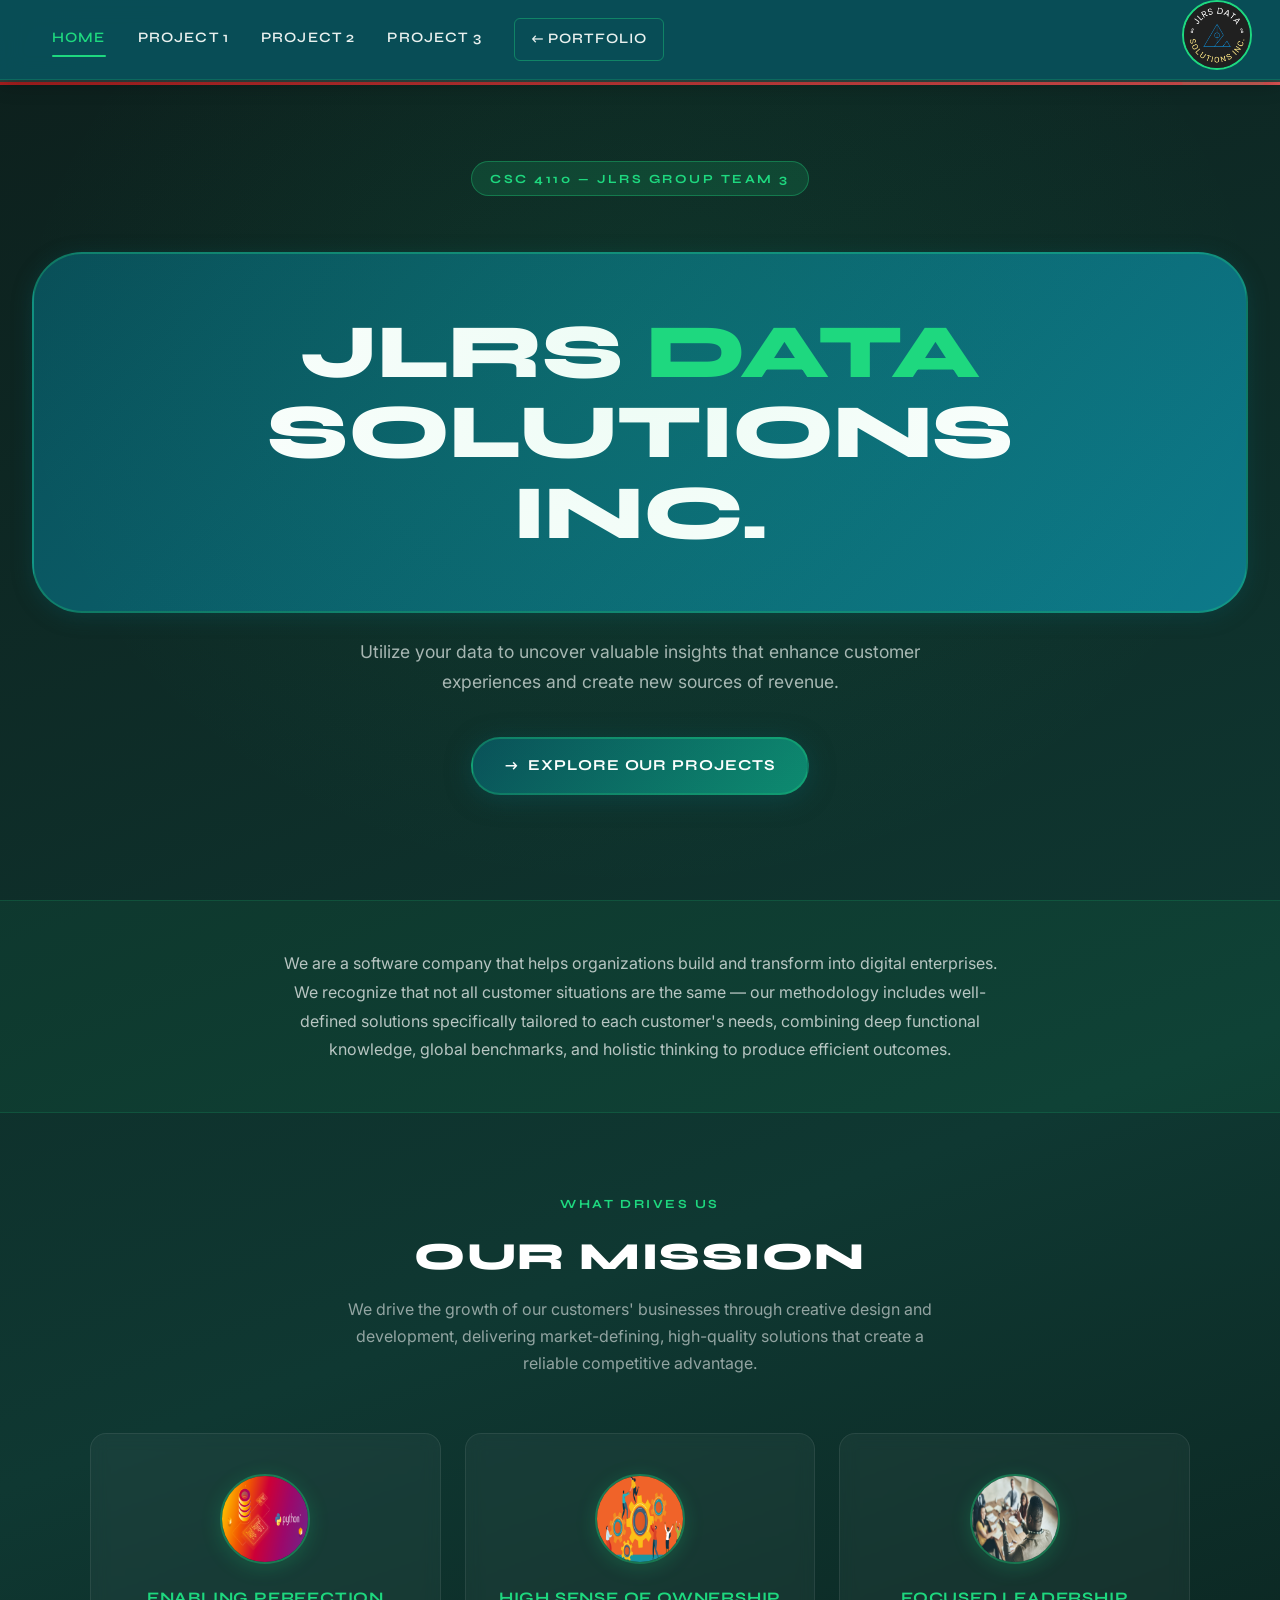
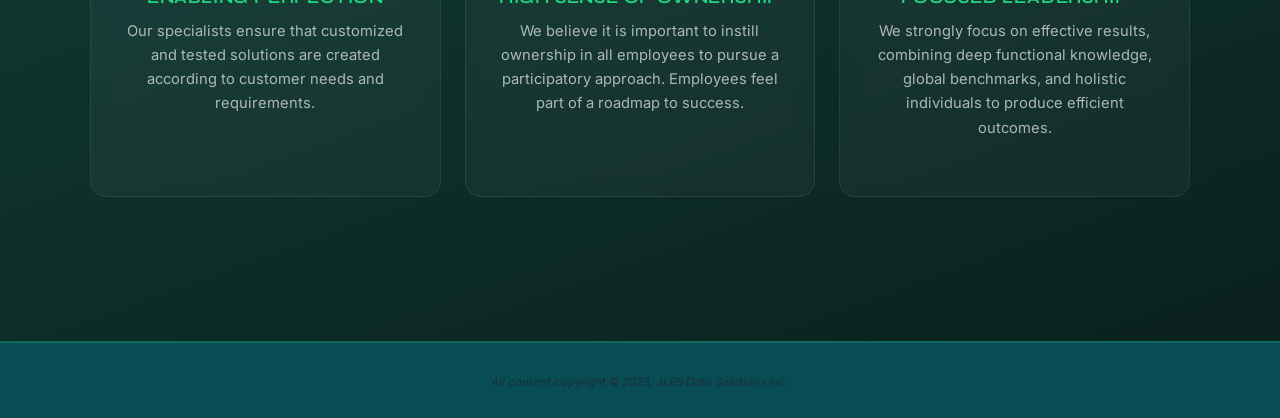
<file: index.html>
<!doctype html>
<html lang="en">
<head>
  <title>JLRS Data Solutions Inc.</title>
  <meta charset="utf-8">
  <meta name="viewport" content="width=device-width, initial-scale=1, shrink-to-fit=no">
  <meta name="description" content="JLRS Data Solutions Inc. - Innovative software solutions for digital enterprises.">
  <!-- Bootstrap CSS -->
  <link href="https://cdn.jsdelivr.net/npm/bootstrap@5.1.1/dist/css/bootstrap.min.css" rel="stylesheet"
    integrity="sha384-F3w7mX95PdgyTmZZMECAngseQB83DfGTowi0iMjiWaeVhAn4FJkqJByhZMI3AhiU" crossorigin="anonymous">
  <link rel="stylesheet" href="mystyleSheet.css">
  <style>
    /* Home-page specific overrides */
    body { background: linear-gradient(160deg, #0d1f1c 0%, #0f3832 60%, #0a1f1b 100%); min-height: 100vh; }
    .hero-section {
      min-height: 100vh;
      display: flex;
      align-items: center;
      justify-content: center;
      flex-direction: column;
      text-align: center;
      padding: 120px 2rem 4rem;
      position: relative;
    }
    .hero-section::before {
      content: '';
      position: absolute; inset: 0;
      background: radial-gradient(ellipse at 50% 40%, rgba(30,216,127,0.08) 0%, transparent 70%);
      pointer-events: none;
    }
    .hero-badge {
      display: inline-block;
      background: rgba(30,216,127,0.15);
      color: #1ED87F;
      font-family: 'Syne', sans-serif;
      font-size: 0.78rem;
      font-weight: 700;
      letter-spacing: 0.2em;
      text-transform: uppercase;
      padding: 6px 18px;
      border-radius: 50px;
      border: 1px solid rgba(30,216,127,0.35);
      margin-bottom: 1.5rem;
    }
    .hero-title {
      font-family: 'Syne', sans-serif;
      font-weight: 800;
      font-size: clamp(2.5rem, 6vw, 5rem);
      color: #fff;
      line-height: 1.05;
      letter-spacing: -0.01em;
      margin-bottom: 1.5rem;
    }
    .hero-title span { color: #1ED87F; }
    .hero-subtitle {
      font-size: 1.1rem;
      color: rgba(255,255,255,0.65);
      max-width: 560px;
      margin: 0 auto 2.5rem;
    }
    .hero-cta {
      display: inline-flex;
      align-items: center;
      gap: 0.6rem;
      background: linear-gradient(135deg, #094F58, #0d8a70);
      color: #fff;
      font-family: 'Syne', sans-serif;
      font-weight: 700;
      font-size: 0.95rem;
      letter-spacing: 0.06em;
      text-transform: uppercase;
      padding: 14px 32px;
      border-radius: 50px;
      text-decoration: none;
      border: 2px solid rgba(30,216,127,0.3);
      transition: all 0.3s ease;
      box-shadow: 0 4px 24px rgba(9,79,88,0.5);
    }
    .hero-cta:hover {
      background: linear-gradient(135deg, #1ED87F, #0d8a70);
      color: #0a0f0d;
      transform: translateY(-3px);
      box-shadow: 0 12px 36px rgba(30,216,127,0.35);
    }
    /* Mission cards */
    .mission-section {
      padding: 5rem 2rem;
      position: relative;
    }
    .section-eyebrow {
      font-family: 'Syne', sans-serif;
      font-size: 0.78rem;
      font-weight: 700;
      letter-spacing: 0.2em;
      text-transform: uppercase;
      color: #1ED87F;
      text-align: center;
      margin-bottom: 0.5rem;
    }
    .section-title {
      font-family: 'Syne', sans-serif;
      font-weight: 800;
      font-size: clamp(1.5rem, 3vw, 2.4rem);
      color: #fff;
      text-align: center;
      margin-bottom: 1rem;
    }
    .section-sub {
      text-align: center;
      color: rgba(255,255,255,0.55);
      font-size: 1rem;
      max-width: 600px;
      margin: 0 auto 3.5rem;
    }
    .mission-cards {
      display: grid;
      grid-template-columns: repeat(auto-fit, minmax(260px, 1fr));
      gap: 1.5rem;
      max-width: 1100px;
      margin: 0 auto;
    }
    .mission-card {
      background: rgba(255,255,255,0.04);
      border: 1px solid rgba(255,255,255,0.08);
      border-radius: 16px;
      padding: 2.5rem 2rem;
      text-align: center;
      backdrop-filter: blur(8px);
      transition: all 0.3s ease;
    }
    .mission-card:hover {
      background: rgba(30,216,127,0.07);
      border-color: rgba(30,216,127,0.25);
      transform: translateY(-6px);
      box-shadow: 0 16px 48px rgba(0,0,0,0.3);
    }
    .mission-icon {
      width: 90px; height: 90px;
      border-radius: 50%;
      border: 2px solid rgba(30,216,127,0.4);
      object-fit: cover;
      margin: 0 auto 1.5rem;
      display: block;
      box-shadow: 0 4px 20px rgba(30,216,127,0.2);
    }
    .mission-card h2 {
      font-family: 'Syne', sans-serif;
      font-size: 1rem;
      font-weight: 700;
      color: #1ED87F;
      text-transform: uppercase;
      letter-spacing: 0.05em;
      margin-bottom: 0.7rem;
    }
    .mission-card p {
      font-size: 0.92rem;
      color: rgba(255,255,255,0.65);
      line-height: 1.65;
    }
    /* vision strip */
    .vision-strip {
      background: rgba(30,216,127,0.06);
      border-top: 1px solid rgba(30,216,127,0.15);
      border-bottom: 1px solid rgba(30,216,127,0.15);
      padding: 3rem 2rem;
      text-align: center;
    }
    .vision-strip p {
      color: rgba(255,255,255,0.7);
      max-width: 720px;
      margin: 0 auto;
      font-size: 1rem;
      line-height: 1.8;
    }
    /* Portfolio back link */
    .nav-portfolio-link {
      font-family: 'Syne', sans-serif;
      font-weight: 600;
      font-size: 0.78rem;
      letter-spacing: 0.1em;
      text-transform: uppercase;
      color: #1ED87F !important;
      padding: 0.4rem 0.9rem !important;
      border: 1px solid rgba(30,216,127,0.4);
      border-radius: 20px;
      transition: all 0.25s ease;
      white-space: nowrap;
    }
    .nav-portfolio-link:hover {
      background: rgba(30,216,127,0.12);
      color: #fff !important;
    }
  </style>
</head>
<body>
  <nav class="navbar navbar-expand-md navbar-dark fixed-top">
    <div class="container-fluid">
      <button class="navbar-toggler" type="button" data-bs-toggle="collapse" data-bs-target="#navbarCollapse"
        aria-controls="navbarCollapse" aria-expanded="false" aria-label="Toggle navigation">
        <span class="navbar-toggler-icon"></span>
      </button>
      <div class="navbar-brand">
        <img src="images/logo-png.png" width="70" height="70" class="d-inline-block align-top" alt="JLRS Logo">
        <hr>
      </div>
      <div class="collapse navbar-collapse order-2 order-md-1" id="navbarCollapse">
        <ul class="navbar-nav me-auto mb-2 mb-md-0">
          <li class="nav-item"><a class="nav-link active" aria-current="page" href="index.html">Home</a></li>
          <li class="nav-item"><a class="nav-link" href="Project_1.html">Project 1</a></li>
          <li class="nav-item"><a class="nav-link" href="Project_2.html">Project 2</a></li>
          <li class="nav-item"><a class="nav-link" href="Project_3.html">Project 3</a></li>
          <li class="nav-item ms-md-3 mt-2 mt-md-0">
            <a class="nav-link nav-portfolio-link" href="https://laithfakhruldin.com" target="_blank">&#8592; Portfolio</a>
          </li>
        </ul>
      </div>
    </div>
  </nav>
  <div class="navbar-line-white"></div>
  <div class="navbar-line-red"></div>

  <main>
    <!-- Hero -->
    <section class="hero-section">
      <div class="hero-badge">CSC 4110 &mdash; JLRS Group Team 3</div>
      <h1 class="hero-title">JLRS <span>Data</span><br>Solutions Inc.</h1>
      <p class="hero-subtitle">Utilize your data to uncover valuable insights that enhance customer experiences and create new sources of revenue.</p>
      <a href="Project_1.html" class="hero-cta">&#x2192; &nbsp;Explore Our Projects</a>
    </section>

    <!-- Vision -->
    <section class="vision-strip">
      <p>We are a software company that helps organizations build and transform into digital enterprises. We recognize that not all customer situations are the same — our methodology includes well-defined solutions specifically tailored to each customer's needs, combining deep functional knowledge, global benchmarks, and holistic thinking to produce efficient outcomes.</p>
    </section>

    <!-- Mission Cards -->
    <section class="mission-section">
      <div class="section-eyebrow">What drives us</div>
      <h2 class="section-title" style="background:none;color:#fff;border:none;box-shadow:none;display:block;">Our Mission</h2>
      <p class="section-sub">We drive the growth of our customers' businesses through creative design and development, delivering market-defining, high-quality solutions that create a reliable competitive advantage.</p>

      <div class="mission-cards">
        <div class="mission-card">
          <img src="images/python-image-250px.png" alt="Enabling Perfection" class="mission-icon">
          <h2>Enabling Perfection</h2>
          <p>Our specialists ensure that customized and tested solutions are created according to customer needs and requirements.</p>
        </div>
        <div class="mission-card">
          <img src="images/Employee-engagement-250.png" alt="High Sense of Ownership" class="mission-icon">
          <h2>High Sense of Ownership</h2>
          <p>We believe it is important to instill ownership in all employees to pursue a participatory approach. Employees feel part of a roadmap to success.</p>
        </div>
        <div class="mission-card">
          <img src="images/leadership-image-250px.png" alt="Focused Leadership" class="mission-icon">
          <h2>Focused Leadership</h2>
          <p>We strongly focus on effective results, combining deep functional knowledge, global benchmarks, and holistic individuals to produce efficient outcomes.</p>
        </div>
      </div>
    </section>
  </main>

  <!-- Bootstrap JS -->
  <script src="https://cdn.jsdelivr.net/npm/bootstrap@5.1.1/dist/js/bootstrap.bundle.min.js"
    integrity="sha384-/bQdsTh/da6pkI1MST/rWKFNjaCP5gBSY4sEBT38Q/9RBh9AH40zEOg7Hlq2THRZ" crossorigin="anonymous"></script>
  <button onclick="topFunction()" id="myBtn" title="Go to top">&#8679;</button>
  <script src="scroll-top-button.js"></script>

  <footer class="p-center sticky-footer">
    <div class="container-fluid text-center">
      <span class="text-muted"><small><em>All content copyright &copy; 2023, JLRS Data Solutions Inc.</em></small></span>
    </div>
  </footer>
</body>
</html>
</file>
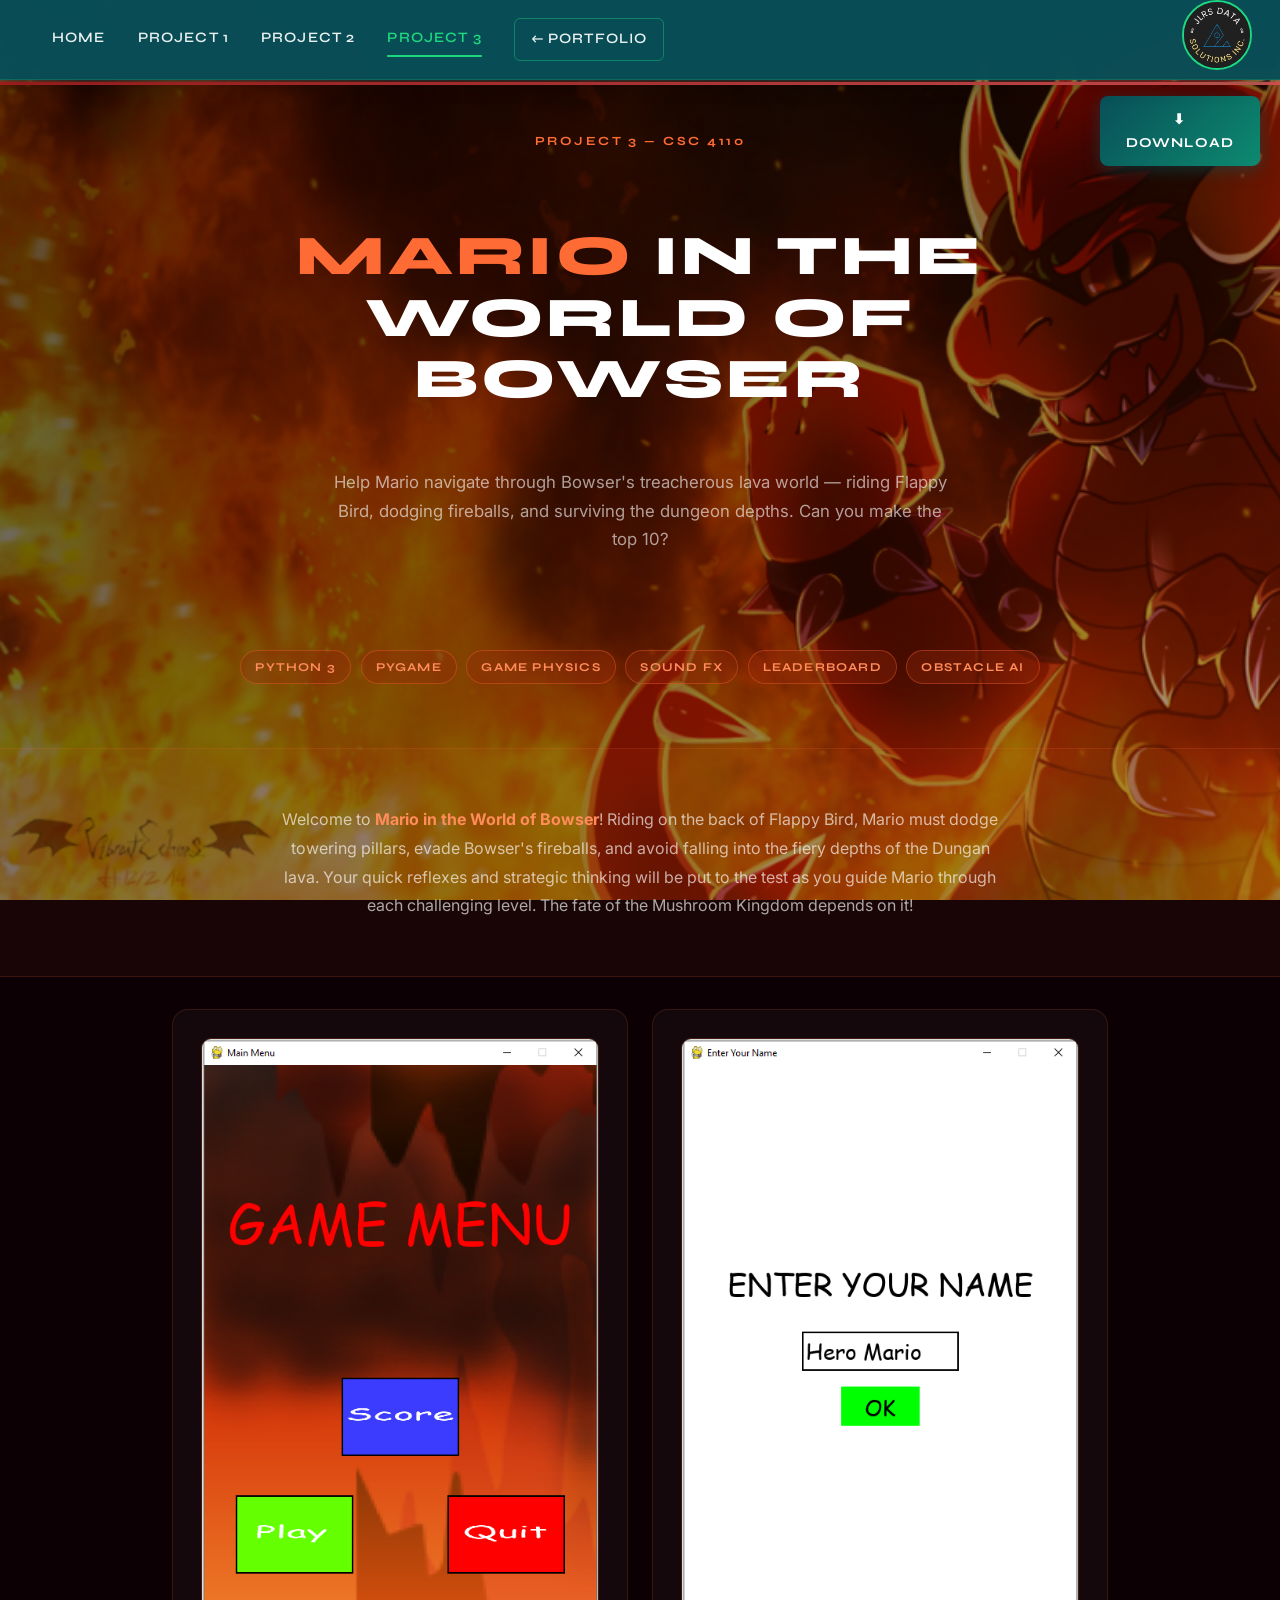
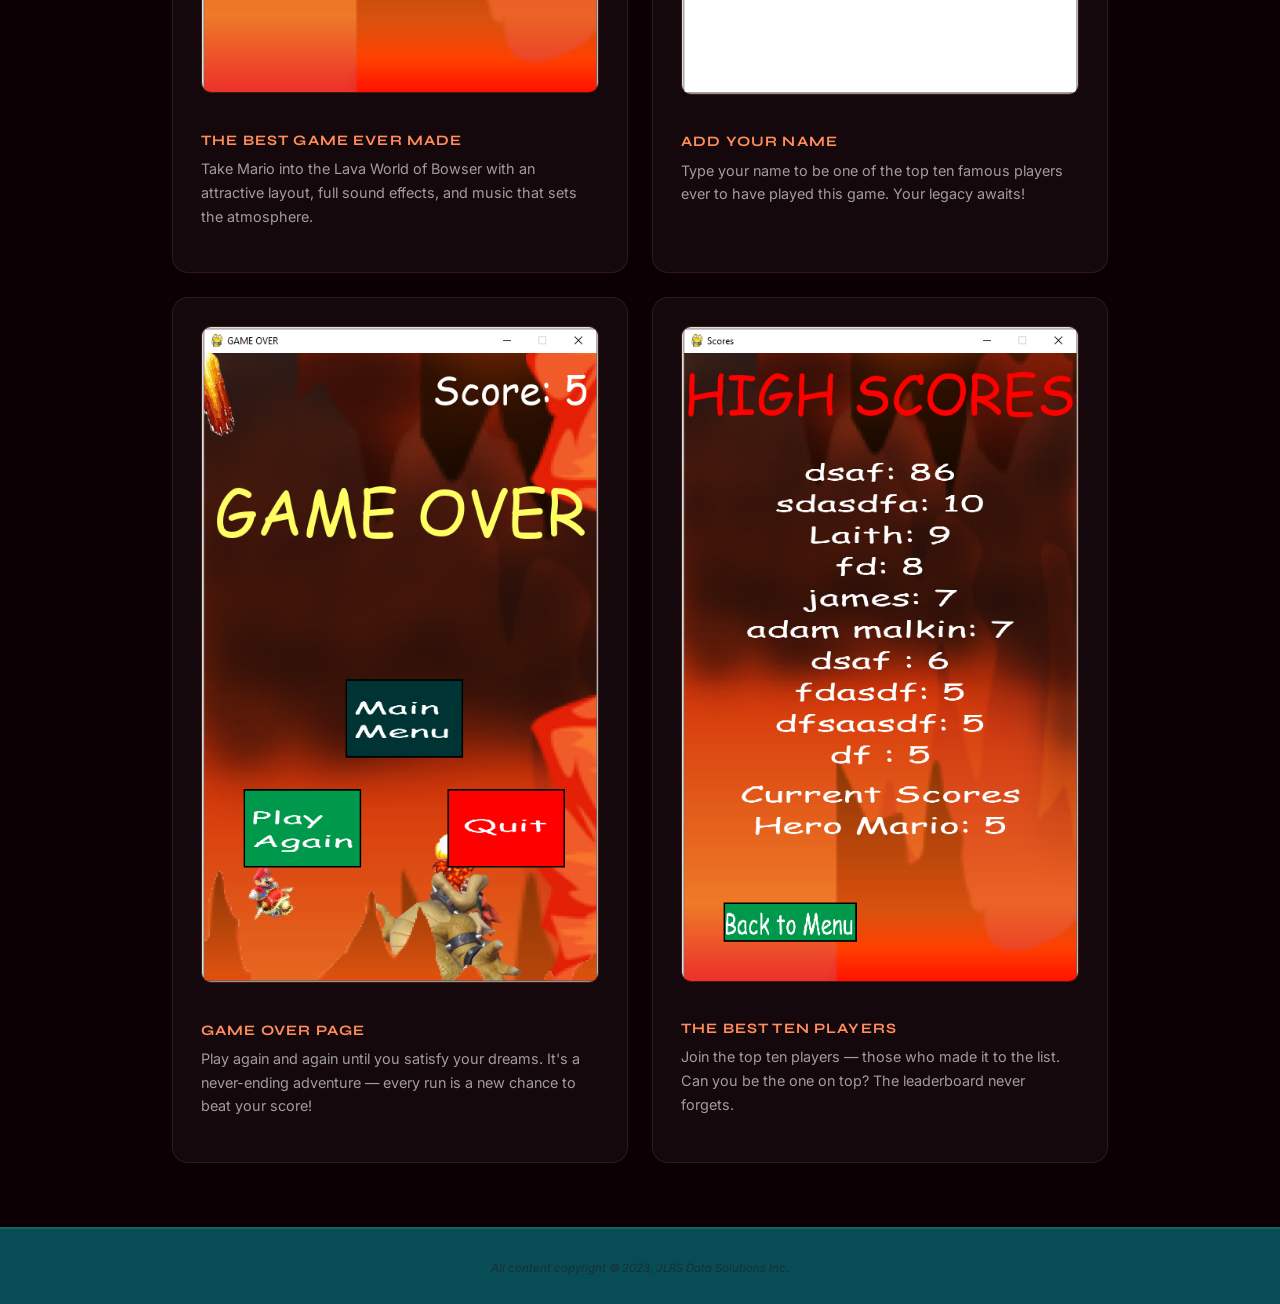
<file: Project_3.html>
<!doctype html>
<html lang="en">
<head>
  <title>Project 3 &mdash; JLRS Data Solutions Inc.</title>
  <meta charset="utf-8">
  <meta name="viewport" content="width=device-width, initial-scale=1, shrink-to-fit=no">
  <meta name="description" content="Project 3: Mario in the World of Bowser — A Flappy Bird-style game by JLRS Data Solutions Inc.">
  <link href="https://cdn.jsdelivr.net/npm/bootstrap@5.1.1/dist/css/bootstrap.min.css" rel="stylesheet"
    integrity="sha384-F3w7mX95PdgyTmZZMECAngseQB83DfGTowi0iMjiWaeVhAn4FJkqJByhZMI3AhiU" crossorigin="anonymous">
  <link rel="stylesheet" href="mystyleSheet.css">
  <style>
    body { background: #0d0005; min-height: 100vh; }
    body::before {
      content: '';
      position: fixed; inset: 0;
      background:
        radial-gradient(ellipse at 50% 80%, rgba(180,40,10,0.35) 0%, transparent 55%),
        radial-gradient(ellipse at 20% 20%, rgba(80,10,5,0.25) 0%, transparent 45%),
        linear-gradient(160deg, #0d0005 0%, #200508 50%, #0a0003 100%);
      z-index: 0; pointer-events: none;
    }
    /* Lava glow pulse */
    @keyframes lavaGlow {
      0%, 100% { box-shadow: 0 0 20px rgba(220,60,10,0.4), 0 0 60px rgba(180,30,5,0.2); }
      50% { box-shadow: 0 0 40px rgba(255,90,20,0.6), 0 0 100px rgba(200,50,10,0.35); }
    }
    main, nav, footer { position: relative; z-index: 1; }

    .page-hero {
      padding: 130px 2rem 4rem;
      text-align: center;
    }
    .page-hero .eyebrow {
      font-family: 'Syne', sans-serif; font-size: 0.78rem; font-weight: 700;
      letter-spacing: 0.2em; text-transform: uppercase;
      color: #FF6B35; margin-bottom: 0.75rem;
    }
    .page-hero h1 {
      font-family: 'Syne', sans-serif; font-weight: 800;
      font-size: clamp(1.8rem, 5vw, 3.5rem);
      color: #fff; margin-bottom: 1rem; display: block;
      background: none; box-shadow: none; border: none;
      line-height: 1.1;
    }
    .page-hero h1 em { color: #FF6B35; font-style: normal; }
    .page-hero p { color: rgba(255,255,255,0.6); font-size: 1.05rem; max-width: 640px; margin: 0 auto; }

    /* lava badges */
    .tech-badges { display: flex; flex-wrap: wrap; gap: 0.6rem; justify-content: center; padding: 2rem; }
    .badge-tech {
      background: rgba(150,40,10,0.35);
      color: #FF8C5A;
      font-family: 'Syne', sans-serif; font-size: 0.75rem; font-weight: 700;
      letter-spacing: 0.1em; text-transform: uppercase;
      padding: 6px 14px; border-radius: 50px;
      border: 1px solid rgba(255,107,53,0.35);
    }

    /* Screenshot cards in a 2-col grid */
    .screenshot-grid {
      display: grid;
      grid-template-columns: repeat(auto-fit, minmax(300px, 1fr));
      gap: 1.5rem;
      max-width: 1000px;
      margin: 2rem auto 4rem;
      padding: 0 2rem;
    }
    .screenshot-card {
      background: rgba(255,255,255,0.03);
      border: 1px solid rgba(255,107,53,0.15);
      border-radius: 16px;
      padding: 1.75rem;
      backdrop-filter: blur(6px);
      transition: all 0.3s ease;
    }
    .screenshot-card:hover {
      background: rgba(255,107,53,0.07);
      border-color: rgba(255,107,53,0.35);
      transform: translateY(-5px);
      animation: lavaGlow 2s ease infinite;
    }
    .screenshot-card img {
      max-width: 100%; height: auto;
      border-radius: 10px;
      border: 1px solid rgba(255,107,53,0.2);
      margin-bottom: 1.2rem;
    }
    .screenshot-card h2 {
      font-family: 'Syne', sans-serif; font-size: 0.9rem; font-weight: 700;
      color: #FF8C5A; text-transform: uppercase; letter-spacing: 0.08em;
      margin-bottom: 0.5rem;
    }
    .screenshot-card p { font-size: 0.9rem; color: rgba(255,255,255,0.6); line-height: 1.65; }

    /* story section */
    .story-strip {
      background: rgba(255,107,53,0.05);
      border-top: 1px solid rgba(255,107,53,0.15);
      border-bottom: 1px solid rgba(255,107,53,0.15);
      padding: 3.5rem 2rem;
      text-align: center;
      margin: 2rem 0;
    }
    .story-strip p {
      color: rgba(255,255,255,0.65);
      max-width: 720px; margin: 0 auto;
      font-size: 1rem; line-height: 1.8;
    }

    /* Portfolio back link */
    .nav-portfolio-link {
      font-family: 'Syne', sans-serif;
      font-weight: 600;
      font-size: 0.78rem;
      letter-spacing: 0.1em;
      text-transform: uppercase;
      color: #1ED87F !important;
      padding: 0.4rem 0.9rem !important;
      border: 1px solid rgba(30,216,127,0.4);
      border-radius: 20px;
      transition: all 0.25s ease;
      white-space: nowrap;
    }
    .nav-portfolio-link:hover {
      background: rgba(30,216,127,0.12);
      color: #fff !important;
    }
  </style>
</head>
<body class="body-Mario">
  <nav class="navbar navbar-expand-md navbar-dark fixed-top">
    <div class="container-fluid">
      <button class="navbar-toggler" type="button" data-bs-toggle="collapse" data-bs-target="#navbarCollapse"
        aria-controls="navbarCollapse" aria-expanded="false" aria-label="Toggle navigation">
        <span class="navbar-toggler-icon"></span>
      </button>
      <div class="navbar-brand">
        <img src="images/logo-png.png" width="70" height="70" class="d-inline-block align-top" alt="JLRS Logo">
        <hr>
      </div>
      <div class="collapse navbar-collapse order-2 order-md-1" id="navbarCollapse">
        <ul class="navbar-nav me-auto mb-2 mb-md-0">
          <li class="nav-item"><a class="nav-link" href="index.html">Home</a></li>
          <li class="nav-item"><a class="nav-link" href="Project_1.html">Project 1</a></li>
          <li class="nav-item"><a class="nav-link" href="Project_2.html">Project 2</a></li>
          <li class="nav-item"><a class="nav-link active" href="Project_3.html">Project 3</a></li>
          <li class="nav-item ms-md-3 mt-2 mt-md-0">
            <a class="nav-link nav-portfolio-link" href="https://laithfakhruldin.com" target="_blank">&#8592; Portfolio</a>
          </li>
        </ul>
      </div>
    </div>
  </nav>
  <div class="navbar-line-white"></div>
  <div class="navbar-line-red"></div>

  <main class="flex-shrink-0">
    <div class="page-hero">
      <div class="eyebrow">Project 3 &mdash; CSC 4110</div>
      <h1><em>Mario</em> in the<br>World of Bowser</h1>
      <p>Help Mario navigate through Bowser's treacherous lava world — riding Flappy Bird, dodging fireballs, and surviving the dungeon depths. Can you make the top&nbsp;10?</p>
    </div>

    <div class="tech-badges">
      <span class="badge-tech">Python 3</span>
      <span class="badge-tech">Pygame</span>
      <span class="badge-tech">Game Physics</span>
      <span class="badge-tech">Sound FX</span>
      <span class="badge-tech">Leaderboard</span>
      <span class="badge-tech">Obstacle AI</span>
    </div>

    <!-- Story -->
    <div class="story-strip">
      <p>Welcome to <strong style="color:#FF8C5A;">Mario in the World of Bowser</strong>! Riding on the back of Flappy Bird, Mario must dodge towering pillars, evade Bowser's fireballs, and avoid falling into the fiery depths of the Dungan lava. Your quick reflexes and strategic thinking will be put to the test as you guide Mario through each challenging level. The fate of the Mushroom Kingdom depends on it!</p>
    </div>

    <!-- Screenshots -->
    <div class="screenshot-grid">
      <div class="screenshot-card">
        <img src="images/game1.png" alt="Mario Game World">
        <h2>The Best Game Ever Made</h2>
        <p>Take Mario into the Lava World of Bowser with an attractive layout, full sound effects, and music that sets the atmosphere.</p>
      </div>
      <div class="screenshot-card">
        <img src="images/game2.png" alt="Enter Your Name">
        <h2>Add Your Name</h2>
        <p>Type your name to be one of the top ten famous players ever to have played this game. Your legacy awaits!</p>
      </div>
      <div class="screenshot-card">
        <img src="images/game4.png" alt="Game Over Screen">
        <h2>Game Over Page</h2>
        <p>Play again and again until you satisfy your dreams. It's a never-ending adventure — every run is a new chance to beat your score!</p>
      </div>
      <div class="screenshot-card">
        <img src="images/game5.png" alt="Top Ten Leaderboard">
        <h2>The Best Ten Players</h2>
        <p>Join the top ten players — those who made it to the list. Can you be the one on top? The leaderboard never forgets.</p>
      </div>
    </div>

    <!-- Download -->
    <a href="#go_to_Agreement"><button class="open-button" onclick="openForm()">&#11015; Download</button></a>

    <div class="form-popup" id="myForm">
      <form method="get" action="zip-files/FlappyMario_Application.zip" class="form-container">
        <h2 style="color:#094F58;font-size:1rem;" id="go_to_Agreement">Please read through this policy agreement and click Agree at the bottom.</h2>
        <h2>End-User License Agreement (EULA) — Flappy Mario</h2>
        <p>This End-User License Agreement ("EULA") is a legal agreement between you and JLRS Data Solutions Inc. This EULA governs your acquisition and use of our Flappy Mario software directly from JLRS Data Solutions Inc. or indirectly through an authorized reseller or distributor.<br><br>
        By clicking "Agree" or installing and/or using the software, you confirm acceptance and agree to be bound by the terms of this EULA.</p>
        <p>Each party agrees to indemnify, defend, and hold harmless the other party from and against any loss, cost, or damage of any kind (including reasonable outside attorneys' fees) to the extent arising out of its breach of this Agreement, and/or its negligence or willful misconduct.</p>
        <h2>License Grant</h2>
        <p>JLRS Data Solutions Inc. hereby grants you a personal, non-transferable, non-exclusive license to use the Flappy Mario software on your devices in accordance with the terms of this EULA.</p>
        <p><strong>You are not permitted to:</strong></p>
        <ul>
          <li>Edit, alter, modify, adapt, translate, or otherwise change the whole or any part of the Software.</li>
          <li>Reproduce, copy, distribute, resell, or otherwise use the Software for any commercial purpose.</li>
          <li>Allow any third party to use the Software on behalf of or for the benefit of any third party.</li>
          <li>Use the Software in any way which breaches any applicable local, national, or international law.</li>
        </ul>
        <h2>Intellectual Property and Ownership</h2>
        <p>JLRS Data Solutions Inc. shall at all times retain ownership of the Software. The Software and all intellectual property rights therein are and shall remain the property of JLRS Data Solutions Inc.</p>
        <h2>Data</h2>
        <p>In the event of a security breach, JLRS Data Solutions Inc. shall provide notification within seventy-two (72) hours of confirmation of the incident, unless notification would disrupt law enforcement investigation.</p>
        <h2 style="background:rgba(255,220,0,0.2);display:inline-block;padding:2px 6px;border-radius:4px;">Currency</h2>
        <p>All sums payable pursuant to this Agreement shall be payable in US dollars that are legal tender for the payment of public and private debts in the United States.</p>
        <h2 style="background:rgba(255,220,0,0.2);display:inline-block;padding:2px 6px;border-radius:4px;">Payment</h2>
        <p>All payments shall be made without any deduction or setoff. Customer shall not be entitled to suspend its payment obligations.</p>
        <h2>Termination</h2>
        <p>This EULA is effective from the date you first use the Software and shall continue until terminated. It will terminate immediately if you fail to comply with any term of this EULA.</p>
        <h2>Governing Law</h2>
        <p>This EULA shall be governed by and construed in accordance with the laws of the United States.</p>
        <button type="submit" class="btn">&#10003; &nbsp;Agree &amp; Download</button>
        <button type="button" class="btn cancel" onclick="closeForm()">&#10005; &nbsp;Close</button>
      </form>
    </div>

    <script>
      function openForm() { document.getElementById("myForm").style.display = "block"; }
      function closeForm() { document.getElementById("myForm").style.display = "none"; }
    </script>
  </main>

  <script src="https://cdn.jsdelivr.net/npm/bootstrap@5.1.1/dist/js/bootstrap.bundle.min.js"
    integrity="sha384-/bQdsTh/da6pkI1MST/rWKFNjaCP5gBSY4sEBT38Q/9RBh9AH40zEOg7Hlq2THRZ" crossorigin="anonymous"></script>
  <button onclick="topFunction()" id="myBtn" title="Go to top">&#8679;</button>
  <script src="scroll-top-button.js"></script>

  <footer class="p-center sticky-footer">
    <div class="container-fluid text-center">
      <span class="text-muted"><small><em>All content copyright &copy; 2023, JLRS Data Solutions Inc.</em></small></span>
    </div>
  </footer>
</body>
</html>
</file>
<file: mystyleSheet.css>
/* ============================================
   JLRS Data Solutions Inc. - Main Stylesheet
   Redesigned 2024 - Clean Professional Theme
   ============================================ */

@import url('https://fonts.googleapis.com/css2?family=Syne:wght@400;600;700;800&family=Inter:wght@300;400;500;600&display=swap');

/* ---- CSS Variables ---- */
:root {
  --primary:    #094F58;
  --accent:     #1ED87F;
  --accent-red: #ac1f1f;
  --dark:       #0a0f0d;
  --light:      #f4f8f6;
  --glass:      rgba(9, 79, 88, 0.18);
  --glass-dark: rgba(0, 0, 0, 0.55);
  --text-light: #e8f0ee;
  --shadow:     0 8px 32px rgba(0,0,0,0.28);
  --radius:     12px;
  --nav-height: 80px;
}

/* ---- Reset & Base ---- */
*, *::before, *::after { box-sizing: border-box; margin: 0; padding: 0; }

html { scroll-behavior: smooth; }

body {
  font-family: 'Inter', sans-serif;
  font-size: 16px;
  line-height: 1.7;
  color: #1a2e28;
  background-color: var(--light);
}

/* ---- Backgrounds ---- */
.body-coffee {
  background-image: url("images/wallpaper-coffee-2432px.jpg");
  background-size: cover;
  background-repeat: no-repeat;
  background-attachment: fixed;
  position: relative;
}
.body-coffee::before {
  content: "";
  display: block;
  position: fixed;
  inset: 0;
  background: linear-gradient(135deg, rgba(0,0,0,0.6) 0%, rgba(9,79,88,0.45) 100%);
  z-index: 0;
  pointer-events: none;
}
.body-Mario {
  background-image: url("images/lava_world.png");
  background-size: cover;
  background-repeat: no-repeat;
  background-attachment: fixed;
  position: relative;
}
.body-Mario::before {
  content: "";
  display: block;
  position: fixed;
  inset: 0;
  background: linear-gradient(135deg, rgba(0,0,0,0.65) 0%, rgba(80,20,0,0.45) 100%);
  z-index: 0;
  pointer-events: none;
}

/* ---- Navbar ---- */
.navbar {
  background: rgba(9, 79, 88, 0.97) !important;
  backdrop-filter: blur(12px);
  -webkit-backdrop-filter: blur(12px);
  height: var(--nav-height);
  border-bottom: 1px solid rgba(30,216,127,0.2);
  box-shadow: 0 2px 20px rgba(0,0,0,0.3);
  padding: 0 1.5rem;
}
.navbar-brand {
  position: absolute;
  top: 0;
  right: 0;
  padding: 0;
}
.navbar-brand img {
  border-radius: 50%;
  border: 2px solid var(--accent);
  margin-right: 12px;
  transition: transform 0.3s ease;
}
.navbar-brand img:hover { transform: scale(1.08); }

.navbar-nav .nav-link {
  font-family: 'Syne', sans-serif;
  font-weight: 600;
  font-size: 0.9rem;
  letter-spacing: 0.08em;
  text-transform: uppercase;
  color: var(--text-light) !important;
  padding: 0.5rem 1rem !important;
  border-radius: 6px;
  transition: all 0.25s ease;
  position: relative;
}
.navbar-nav .nav-link::after {
  content: '';
  position: absolute;
  bottom: 2px; left: 1rem; right: 1rem;
  height: 2px;
  background: var(--accent);
  transform: scaleX(0);
  transition: transform 0.25s ease;
  border-radius: 2px;
}
.navbar-nav .nav-link:hover::after,
.navbar-nav .nav-link.active::after { transform: scaleX(1); }
.navbar-nav .nav-link:hover { color: #fff !important; }
.navbar-nav .nav-link.active { color: var(--accent) !important; }

/* color stripe below navbar */
.navbar-line-white {
  height: 2px;
  background: rgba(255,255,255,0.15);
  position: fixed;
  top: var(--nav-height);
  left: 0; right: 0;
  z-index: 1029;
}
.navbar-line-red {
  height: 3px;
  background: linear-gradient(90deg, var(--accent-red), #e05555);
  position: fixed;
  top: calc(var(--nav-height) + 2px);
  left: 0; right: 0;
  z-index: 1029;
}

/* ---- Hero Header Image ---- */
.img-shrink {
  margin-top: var(--nav-height);
  max-width: 100%;
  height: auto;
  display: block;
  filter: brightness(0.7);
}
.div-headerImage {
  position: absolute;
  top: 55%; left: 8%;
  transform: translateY(-50%);
  z-index: 1;
  max-width: 560px;
}
.header-image {
  font-family: 'Syne', sans-serif;
  font-weight: 800;
  font-size: clamp(1.8rem, 4vw, 3.2rem);
  color: #fff;
  text-transform: uppercase;
  letter-spacing: 0.06em;
  line-height: 1.1;
  text-shadow: 0 4px 24px rgba(0,0,0,0.6);
}
.large-text {
  font-size: 1.05rem;
  color: rgba(255,255,255,0.88);
  margin-top: 0.5rem;
  text-shadow: 0 2px 8px rgba(0,0,0,0.5);
}

/* ---- Section Headings ---- */
h1 {
  font-family: 'Syne', sans-serif;
  font-weight: 800;
  font-size: clamp(1.4rem, 3vw, 2.2rem);
  text-transform: uppercase;
  letter-spacing: 0.06em;
  color: #fff;
  text-align: center;
  background: linear-gradient(135deg, var(--primary), #0d7a8a);
  padding: 0.75em 2em;
  border-radius: 50px;
  display: inline-block;
  margin: 2rem auto 1.5rem;
  box-shadow: 0 4px 20px rgba(9,79,88,0.4);
  border: 2px solid rgba(30,216,127,0.3);
}
h2 {
  font-family: 'Syne', sans-serif;
  font-weight: 700;
  font-size: 1.1rem;
  color: #cc6600;
  text-transform: uppercase;
  letter-spacing: 0.04em;
  margin: 1.2rem 0 0.4rem;
}
h3 { color: var(--primary); font-size: 0.95rem; font-weight: 600; }

/* ---- Body text blocks ---- */
.large-text-dark {
  font-size: 1rem;
  color: #1a2e28;
  padding: 0.4em;
}
.header-dark {
  font-family: 'Syne', sans-serif;
  font-weight: 700;
  font-size: 1.25rem;
  text-transform: uppercase;
  color: var(--primary);
  padding: 0.4em;
}
.large-text-coffee {
  font-size: 1rem;
  color: #fff;
  padding: 0.75em 1em;
  background: var(--glass-dark);
  backdrop-filter: blur(6px);
  border-radius: var(--radius);
  display: inline-block;
  max-width: 100%;
  border-left: 3px solid var(--accent);
}
.header-image-coffee {
  font-family: 'Syne', sans-serif;
  font-weight: 700;
  font-size: 1.2rem;
  text-transform: uppercase;
  letter-spacing: 0.05em;
  color: #fff;
  padding: 0.4em 0.8em;
  background: rgba(9,79,88,0.75);
  backdrop-filter: blur(6px);
  border-radius: 6px;
  display: inline-block;
  max-width: 100%;
}

/* ---- Project Image Cards ---- */
.container-coffee-left,
.container-coffee-right {
  position: relative;
  display: flex;
  flex-direction: column;
  gap: 0.75rem;
  width: calc(100% - 4rem);
  max-width: 900px;
  margin: 2rem auto;
  padding: 2rem;
  background: rgba(0,0,0,0.35);
  backdrop-filter: blur(8px);
  border-radius: var(--radius);
  border: 1px solid rgba(255,255,255,0.1);
  box-shadow: var(--shadow);
  transition: transform 0.3s ease, box-shadow 0.3s ease;
}
.container-coffee-left:hover,
.container-coffee-right:hover {
  transform: translateY(-4px);
  box-shadow: 0 16px 48px rgba(0,0,0,0.4);
}
.container-coffee-left > img,
.container-coffee-right > img {
  max-width: 100%;
  height: auto;
  border-radius: 8px;
  border: 1px solid rgba(255,255,255,0.12);
}

/* ---- Home Mission Section ---- */
.p-pad { padding: 0 1.5rem 1rem; }

.div-img-circle {
  display: flex;
  justify-content: center;
  padding: 1rem;
}
.div-img-circle img {
  border-radius: 50%;
  border: 3px solid var(--accent);
  box-shadow: 0 4px 20px rgba(30,216,127,0.25);
  transition: transform 0.3s ease;
}
.div-img-circle img:hover { transform: scale(1.06); }

/* ---- Download Button ---- */
.open-button {
  background: linear-gradient(135deg, var(--primary), #0d8a70);
  color: #fff;
  font-family: 'Syne', sans-serif;
  font-weight: 700;
  font-size: 0.85rem;
  letter-spacing: 0.08em;
  text-transform: uppercase;
  padding: 12px 22px;
  border: none;
  cursor: pointer;
  border-radius: 8px;
  position: fixed;
  top: 96px;
  right: 20px;
  width: 160px;
  z-index: 1028;
  box-shadow: 0 4px 16px rgba(9,79,88,0.5);
  transition: all 0.25s ease;
}
.open-button:hover {
  background: linear-gradient(135deg, #0d8a70, var(--accent));
  color: #0a0f0d;
  transform: translateY(-2px);
  box-shadow: 0 8px 24px rgba(30,216,127,0.4);
}

/* ---- Popup EULA Form ---- */
.form-popup {
  display: none;
  position: relative;
  padding: 2rem 10%;
  z-index: 9;
}
.form-container {
  max-width: 800px;
  max-height: 70vh;
  padding: 2rem;
  background: #fff;
  border-radius: var(--radius);
  overflow-y: auto;
  box-shadow: var(--shadow);
  border: 1px solid rgba(9,79,88,0.15);
  margin: 0 auto;
}
.form-container input[type=text],
.form-container input[type=password] {
  width: 100%;
  padding: 12px 15px;
  margin: 6px 0 18px;
  background: #f4f8f6;
  border: 1px solid #cde0d8;
  border-radius: 6px;
  font-family: 'Inter', sans-serif;
}
.form-container .btn {
  background: var(--primary);
  color: #fff;
  font-family: 'Syne', sans-serif;
  font-weight: 700;
  padding: 14px 20px;
  border: none;
  cursor: pointer;
  width: 100%;
  margin-bottom: 10px;
  border-radius: 8px;
  font-size: 0.95rem;
  letter-spacing: 0.04em;
  transition: background 0.2s ease;
}
.form-container .btn:hover { background: #0d8a70; }
.form-container .cancel {
  background: var(--accent-red);
  position: sticky;
  bottom: 0;
}
.form-container .cancel:hover { background: #b83030; }

/* ---- Scroll to Top Button ---- */
#myBtn {
  display: none;
  position: fixed;
  bottom: 28px;
  right: 28px;
  z-index: 99;
  border: none;
  outline: none;
  background: var(--primary);
  color: #fff;
  cursor: pointer;
  padding: 14px 16px;
  border-radius: 50%;
  font-size: 16px;
  box-shadow: 0 4px 16px rgba(0,0,0,0.3);
  transition: all 0.25s ease;
  border: 2px solid rgba(30,216,127,0.4);
}
#myBtn:hover {
  background: var(--accent-red);
  transform: translateY(-3px);
}

/* ---- Footer ---- */
.sticky-footer {
  border-top: 2px solid rgba(30,216,127,0.2);
  width: 100%;
  background: rgba(9,79,88,0.97) !important;
  color: var(--text-light);
  padding: 1.5rem;
  margin-top: 4rem;
}
.sticky-footer span { font-size: 0.82rem; }

/* ---- HR divider ---- */
hr {
  display: block;
  height: 0;
  border: 0;
  border-bottom: 3px solid rgba(30,216,127,0.3);
  margin: 0.6em auto;
  max-width: 300px;
  min-width: 80px;
  border-radius: 99px;
}

/* ---- Tables ---- */
.table-space {
  display: block;
  margin: 0 auto;
  overflow: auto;
  width: 100%;
  padding: 1em;
  border: 2px solid rgba(255,255,255,0.3);
  border-radius: var(--radius);
}
.td-space {
  padding: 2em;
  text-align: center;
  vertical-align: middle;
  width: 33%;
}

/* ---- Misc Utilities ---- */
.p-center { text-align: center; }

/* ---- Responsive ---- */
@media screen and (max-width: 768px) {
  .div-headerImage { top: 60%; left: 4%; }
  .container-coffee-left,
  .container-coffee-right { width: calc(100% - 2rem); padding: 1.25rem; }
  th, td, .td-space { display: block; width: 100%; height: auto; }
  .open-button { top: 90px; width: 130px; font-size: 0.75rem; }
}
@media screen and (max-width: 480px) {
  h1 { font-size: 1.1rem; padding: 0.6em 1.2em; }
  .form-popup { padding: 1rem 4%; }
}
</file>
